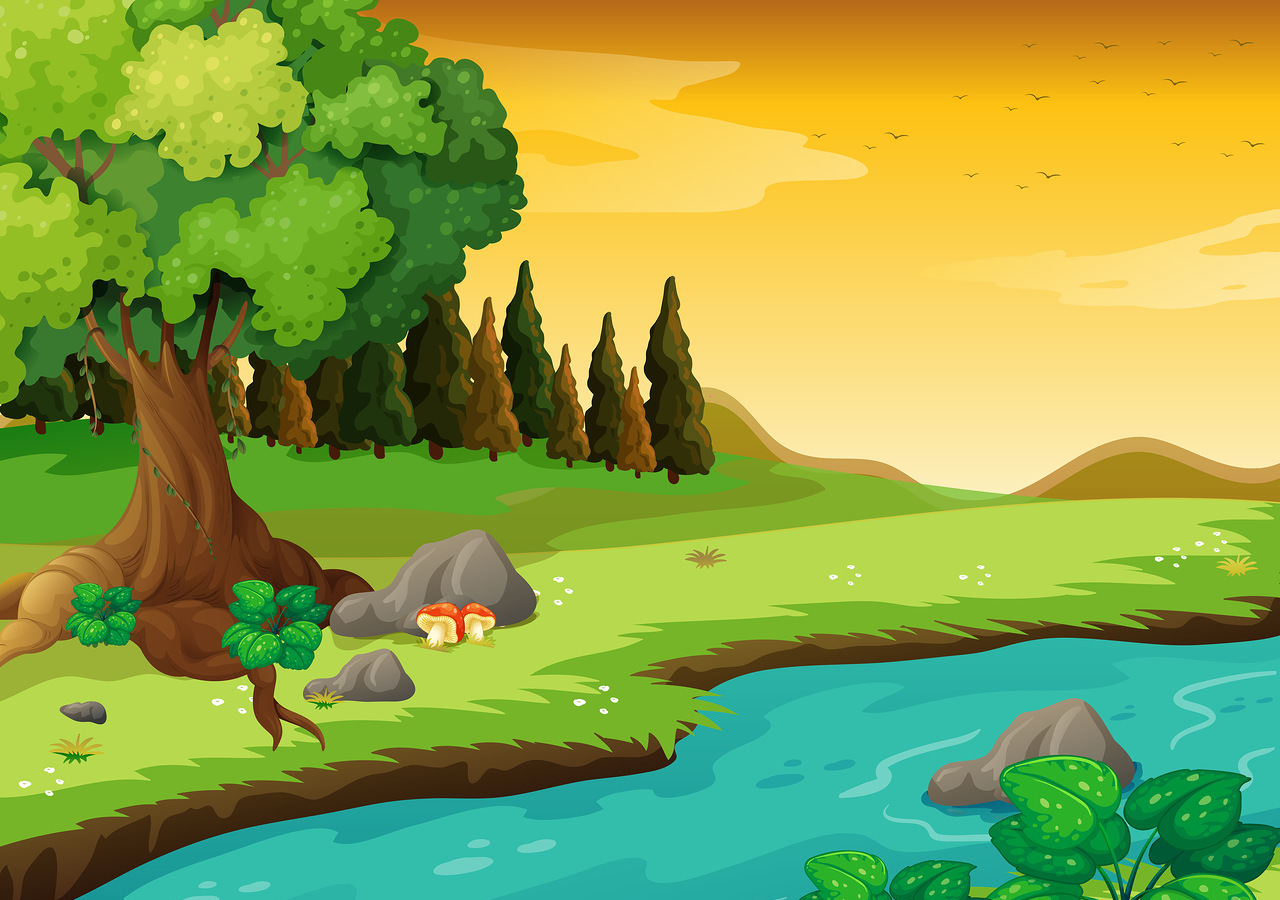
<file: index.html>
<!DOCTYPE html>
<html lang="pt-br">
    <head>
        <meta charset="utf-8">

        <title>Caça Mosca</title>
        <meta>
        <!-- Bootstrap CSS -->
        <link rel="stylesheet" href="https://stackpath.bootstrapcdn.com/bootstrap/4.1.3/css/bootstrap.min.css" integrity="sha384-MCw98/SFnGE8fJT3GXwEOngsV7Zt27NXFoaoApmYm81iuXoPkFOJwJ8ERdknLPMO" crossorigin="anonymous">
    
        <!-- CSS -->
        <link rel="stylesheet" href="css/styles.css">
    </head>
    <body>



        <!-- ARQUIVOS JAVASCRIPT -->
        <script src="js/scripts.js"></script>

        <!-- Optional JavaScript (BOOTSTRAP) -->
        <!-- jQuery first, then Popper.js, then Bootstrap JS -->
        <script src="https://code.jquery.com/jquery-3.3.1.slim.min.js" integrity="sha384-q8i/X+965DzO0rT7abK41JStQIAqVgRVzpbzo5smXKp4YfRvH+8abtTE1Pi6jizo" crossorigin="anonymous"></script>
        <script src="https://cdnjs.cloudflare.com/ajax/libs/popper.js/1.14.3/umd/popper.min.js" integrity="sha384-ZMP7rVo3mIykV+2+9J3UJ46jBk0WLaUAdn689aCwoqbBJiSnjAK/l8WvCWPIPm49" crossorigin="anonymous"></script>
        <script src="https://stackpath.bootstrapcdn.com/bootstrap/4.1.3/js/bootstrap.min.js" integrity="sha384-ChfqqxuZUCnJSK3+MXmPNIyE6ZbWh2IMqE241rYiqJxyMiZ6OW/JmZQ5stwEULTy" crossorigin="anonymous"></script>
    </body>
</html>
</file>
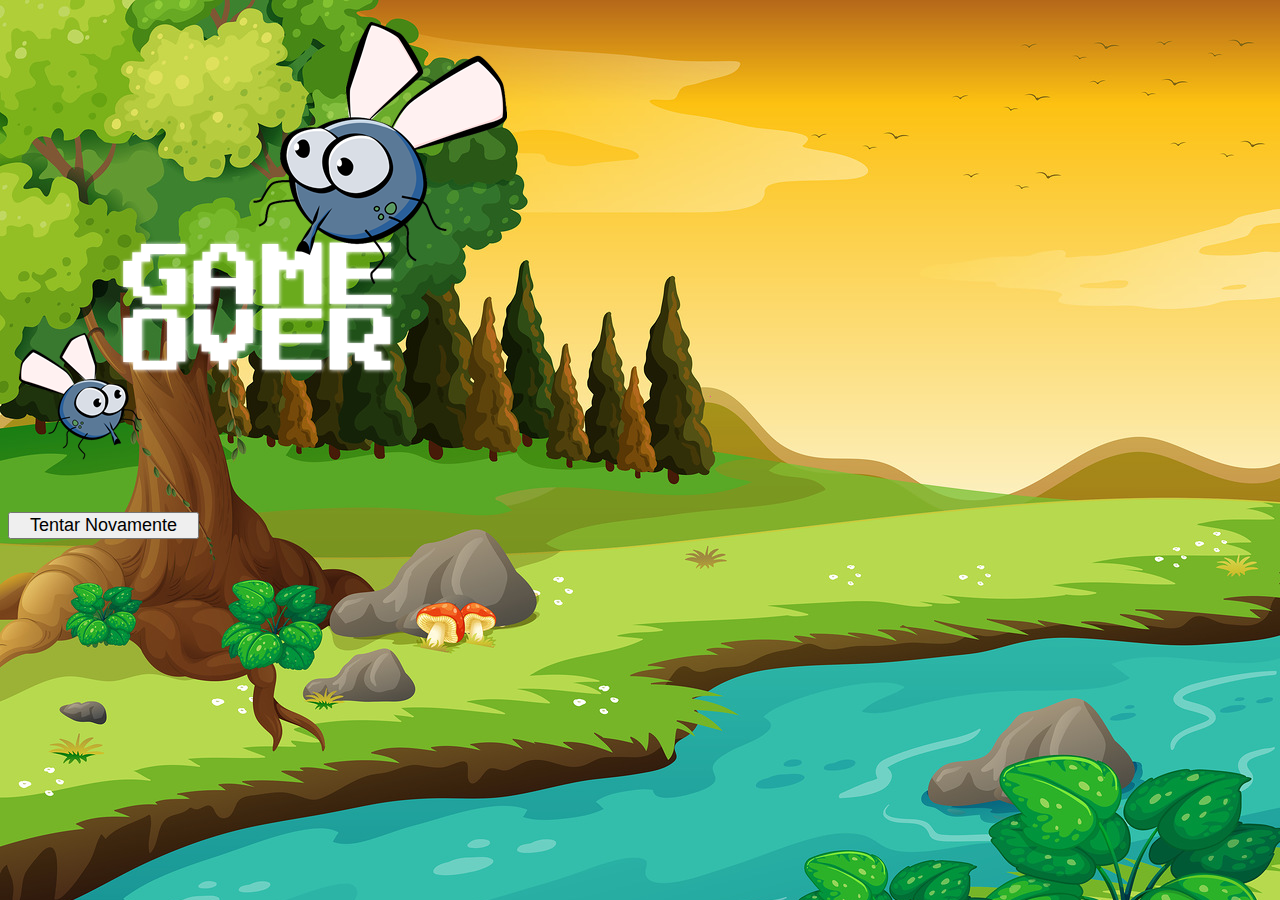
<file: game-over.html>
<!DOCTYPE html>
<html lang="pt-br">
    <head>
        <meta charset="utf-8">

        <title>Game Over</title>
        <meta name="viewport" content="width=device-width, initial-scale=1, shrink-to-fit=no">
        <!-- Bootstrap CSS -->
        <link rel="stylesheet" href="https://stackpath.bootstrapcdn.com/bootstrap/4.1.3/css/bootstrap.min.css" integrity="sha384-MCw98/SFnGE8fJT3GXwEOngsV7Zt27NXFoaoApmYm81iuXoPkFOJwJ8ERdknLPMO" crossorigin="anonymous">
    
        <!-- CSS -->
        <link rel="stylesheet" href="css/styles.css">

        <!-- Font Awesome -->
        <link rel="stylesheet" href="https://use.fontawesome.com/releases/v5.3.1/css/all.css" integrity="sha384-mzrmE5qonljUremFsqc01SB46JvROS7bZs3IO2EmfFsd15uHvIt+Y8vEf7N7fWAU" crossorigin="anonymous">

    </head>
    <body>

        <section>
            <div class="container tela-game-over">
                <div class="row">
                    <div class="col-12 d-flex justify-content-center">
                        <img src="imgs/game_over.png" alt="Game Over">
                    </div>
                    <div class="col-12 d-flex justify-content-center">
                        <button class="btn btn-dark btn-reiniciar" onclick="window.location.href = 'index.html'">
                            <i class="fas fa-redo"></i> 
                            Tentar Novamente
                        </button>
                    </div>
                </div>
            </div>
        </section>


        <!-- Optional JavaScript (BOOTSTRAP) -->
        <!-- jQuery first, then Popper.js, then Bootstrap JS -->
        <script src="https://code.jquery.com/jquery-3.3.1.slim.min.js" integrity="sha384-q8i/X+965DzO0rT7abK41JStQIAqVgRVzpbzo5smXKp4YfRvH+8abtTE1Pi6jizo" crossorigin="anonymous"></script>
        <script src="https://cdnjs.cloudflare.com/ajax/libs/popper.js/1.14.3/umd/popper.min.js" integrity="sha384-ZMP7rVo3mIykV+2+9J3UJ46jBk0WLaUAdn689aCwoqbBJiSnjAK/l8WvCWPIPm49" crossorigin="anonymous"></script>
        <script src="https://stackpath.bootstrapcdn.com/bootstrap/4.1.3/js/bootstrap.min.js" integrity="sha384-ChfqqxuZUCnJSK3+MXmPNIyE6ZbWh2IMqE241rYiqJxyMiZ6OW/JmZQ5stwEULTy" crossorigin="anonymous"></script>
    </body>
</html>
</file>
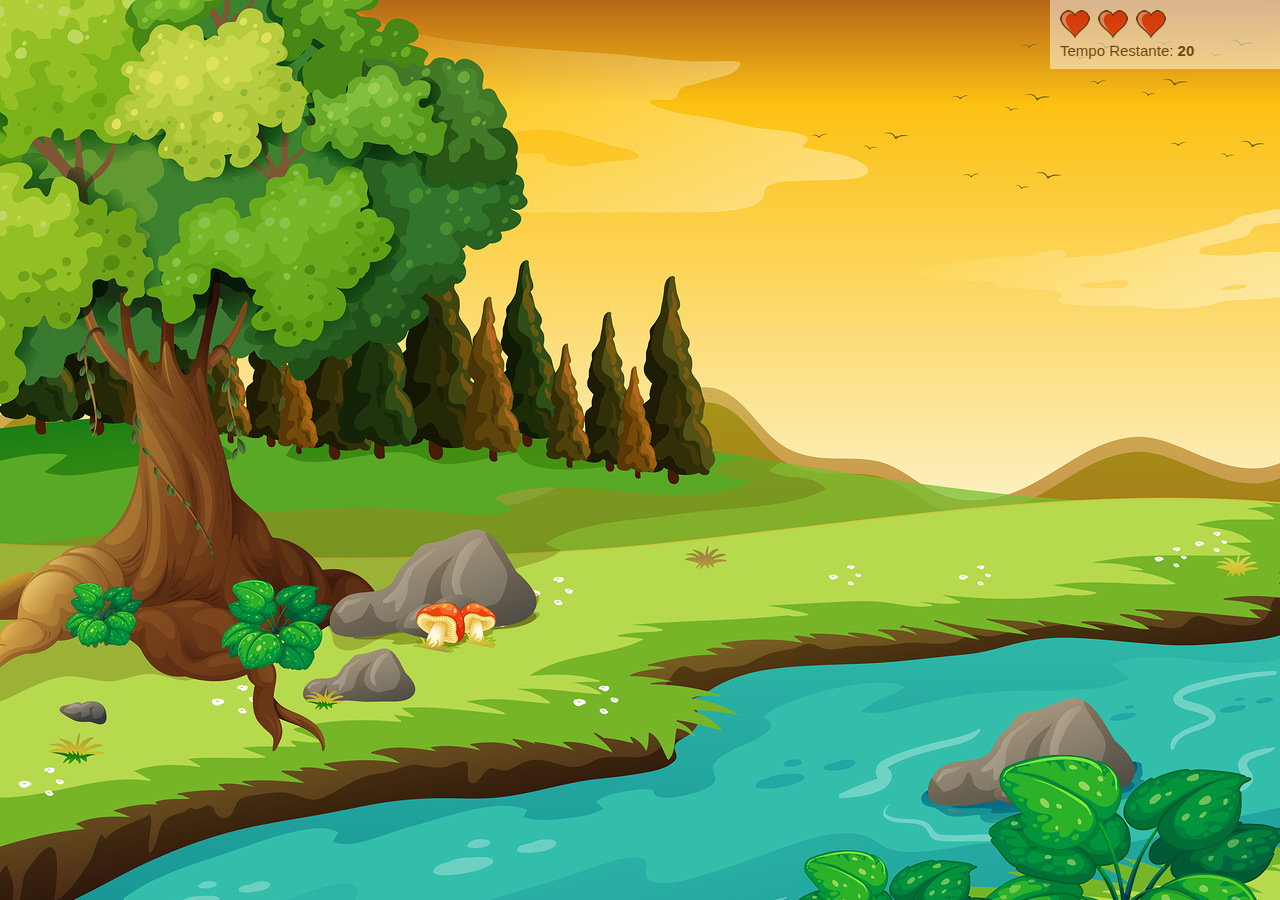
<file: jogo.html>
<!DOCTYPE html>
<html lang="pt-br">
    <head>
        <meta charset="utf-8">

        <title>Mata mosquito</title>
        <meta name="viewport" content="width=device-width, initial-scale=1, shrink-to-fit=no">
        <!-- Bootstrap CSS -->
        <link rel="stylesheet" href="https://stackpath.bootstrapcdn.com/bootstrap/4.1.3/css/bootstrap.min.css" integrity="sha384-MCw98/SFnGE8fJT3GXwEOngsV7Zt27NXFoaoApmYm81iuXoPkFOJwJ8ERdknLPMO" crossorigin="anonymous">
    
        <!-- CSS -->
        <link rel="stylesheet" href="css/styles.css">

        <!-- ARQUIVOS JAVASCRIPT -->
        <script src="js/scripts.js"></script>

        <!-- Font Awesome -->
        <link rel="stylesheet" href="https://use.fontawesome.com/releases/v5.3.1/css/all.css" integrity="sha384-mzrmE5qonljUremFsqc01SB46JvROS7bZs3IO2EmfFsd15uHvIt+Y8vEf7N7fWAU" crossorigin="anonymous">
        <style>
            html {cursor: url(../imgs/mata_mosca.png) 30 30, auto;}
        </style>
    </head>
    <body onresize="setConfigurarScreenSize()">

        <div class="painel">
            <div class="vidas d-flex justify-content-center">
                <img id="vida-3" src="imgs/coracao_cheio.png" alt="vida-restante">
                <img id="vida-2" src="imgs/coracao_cheio.png" alt="vida-restante">
                <img id="vida-1" src="imgs/coracao_cheio.png" alt="vida-restante">
            </div>
            <div class="cronometro">
                Tempo Restante: <time id="cronometro"></time>
            </div>
        </div>


        <!-- Optional JavaScript (BOOTSTRAP) -->
        <!-- jQuery first, then Popper.js, then Bootstrap JS -->
        <script src="https://code.jquery.com/jquery-3.3.1.slim.min.js" integrity="sha384-q8i/X+965DzO0rT7abK41JStQIAqVgRVzpbzo5smXKp4YfRvH+8abtTE1Pi6jizo" crossorigin="anonymous"></script>
        <script src="https://cdnjs.cloudflare.com/ajax/libs/popper.js/1.14.3/umd/popper.min.js" integrity="sha384-ZMP7rVo3mIykV+2+9J3UJ46jBk0WLaUAdn689aCwoqbBJiSnjAK/l8WvCWPIPm49" crossorigin="anonymous"></script>
        <script src="https://stackpath.bootstrapcdn.com/bootstrap/4.1.3/js/bootstrap.min.js" integrity="sha384-ChfqqxuZUCnJSK3+MXmPNIyE6ZbWh2IMqE241rYiqJxyMiZ6OW/JmZQ5stwEULTy" crossorigin="anonymous"></script>
        
        <!-- JS do jogo -->
        <script>
            document.getElementById("cronometro").innerHTML = tempo;

            var moscaCriada = setInterval( function(){
                setCreateMosca()
            }, velocidadeJogo)
        </script>
    </body>
</html>
</file>
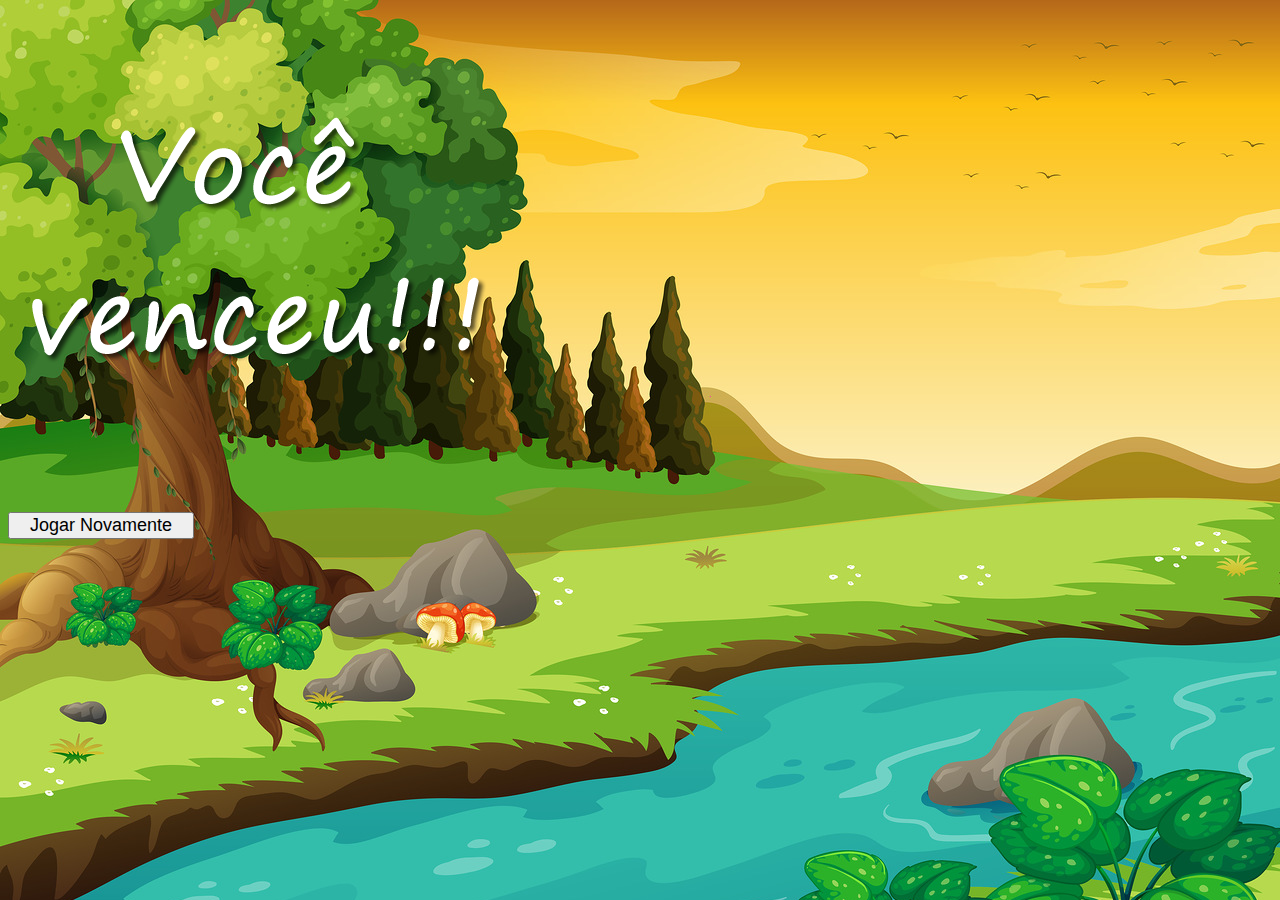
<file: vitoria.html>
<!DOCTYPE html>
<html lang="pt-br">
    <head>
        <meta charset="utf-8">

        <title>Vitória</title>
        <meta name="viewport" content="width=device-width, initial-scale=1, shrink-to-fit=no">
        <!-- Bootstrap CSS -->
        <link rel="stylesheet" href="https://stackpath.bootstrapcdn.com/bootstrap/4.1.3/css/bootstrap.min.css" integrity="sha384-MCw98/SFnGE8fJT3GXwEOngsV7Zt27NXFoaoApmYm81iuXoPkFOJwJ8ERdknLPMO" crossorigin="anonymous">
    
        <!-- CSS -->
        <link rel="stylesheet" href="css/styles.css">

        <!-- Font Awesome -->
        <link rel="stylesheet" href="https://use.fontawesome.com/releases/v5.3.1/css/all.css" integrity="sha384-mzrmE5qonljUremFsqc01SB46JvROS7bZs3IO2EmfFsd15uHvIt+Y8vEf7N7fWAU" crossorigin="anonymous">

    </head>
    <body>

        <section>
            <div class="container tela-game-over">
                <div class="row">
                    <div class="col-12 d-flex justify-content-center">
                        <img src="imgs/vitoria.png" alt="Você venceu">
                    </div>
                    <div class="col-12 d-flex justify-content-center">
                        <button class="btn btn-dark btn-reiniciar" onclick="window.location.href = 'index.html'">
                            <i class="fas fa-redo"></i> 
                            Jogar Novamente
                        </button>
                    </div>
                </div>
            </div>
        </section>


        <!-- Optional JavaScript (BOOTSTRAP) -->
        <!-- jQuery first, then Popper.js, then Bootstrap JS -->
        <script src="https://code.jquery.com/jquery-3.3.1.slim.min.js" integrity="sha384-q8i/X+965DzO0rT7abK41JStQIAqVgRVzpbzo5smXKp4YfRvH+8abtTE1Pi6jizo" crossorigin="anonymous"></script>
        <script src="https://cdnjs.cloudflare.com/ajax/libs/popper.js/1.14.3/umd/popper.min.js" integrity="sha384-ZMP7rVo3mIykV+2+9J3UJ46jBk0WLaUAdn689aCwoqbBJiSnjAK/l8WvCWPIPm49" crossorigin="anonymous"></script>
        <script src="https://stackpath.bootstrapcdn.com/bootstrap/4.1.3/js/bootstrap.min.js" integrity="sha384-ChfqqxuZUCnJSK3+MXmPNIyE6ZbWh2IMqE241rYiqJxyMiZ6OW/JmZQ5stwEULTy" crossorigin="anonymous"></script>
    </body>
</html>
</file>
<file: css/styles.css>
body {
    background: url(../imgs/bg.jpg) no-repeat;
    background-attachment: fixed ;
    background-size: cover;
}
.img-mosca-1 {
    width: 50px;
    height: 50px;
}
.img-mosca-2 {
    width: 70px;
    height: 70px;
}
.img-mosca-3 {
    width: 100px;
    height: 100px;
}

.lado-direito {
    transform: scaleX(1);
}
.lado-esquerdo {
    transform: scaleX(-1);
}
.painel {
    position: absolute;
    width: 210px;
    background: #ffffff;
    opacity: 0.5;
    padding: 10px;
    top: 0;
    right: 0;
}
.vidas img{
    padding-right: 4px;
}
.cronometro {
    float: left;
    font-family: Verdana, Geneva, Tahoma, sans-serif;
    font-size: 15px;
}
time {
    font-weight: bold;
}
.btn-reiniciar {
    padding-left: 20px;
    padding-right: 20px;
    font-size: 18px;
}

@keyframes rotacionarReload {
    0% {
        transform: rotate(-180deg);
    }
}
.btn-reiniciar:hover i {
    animation: rotacionarReload 1s;
}
</file>
